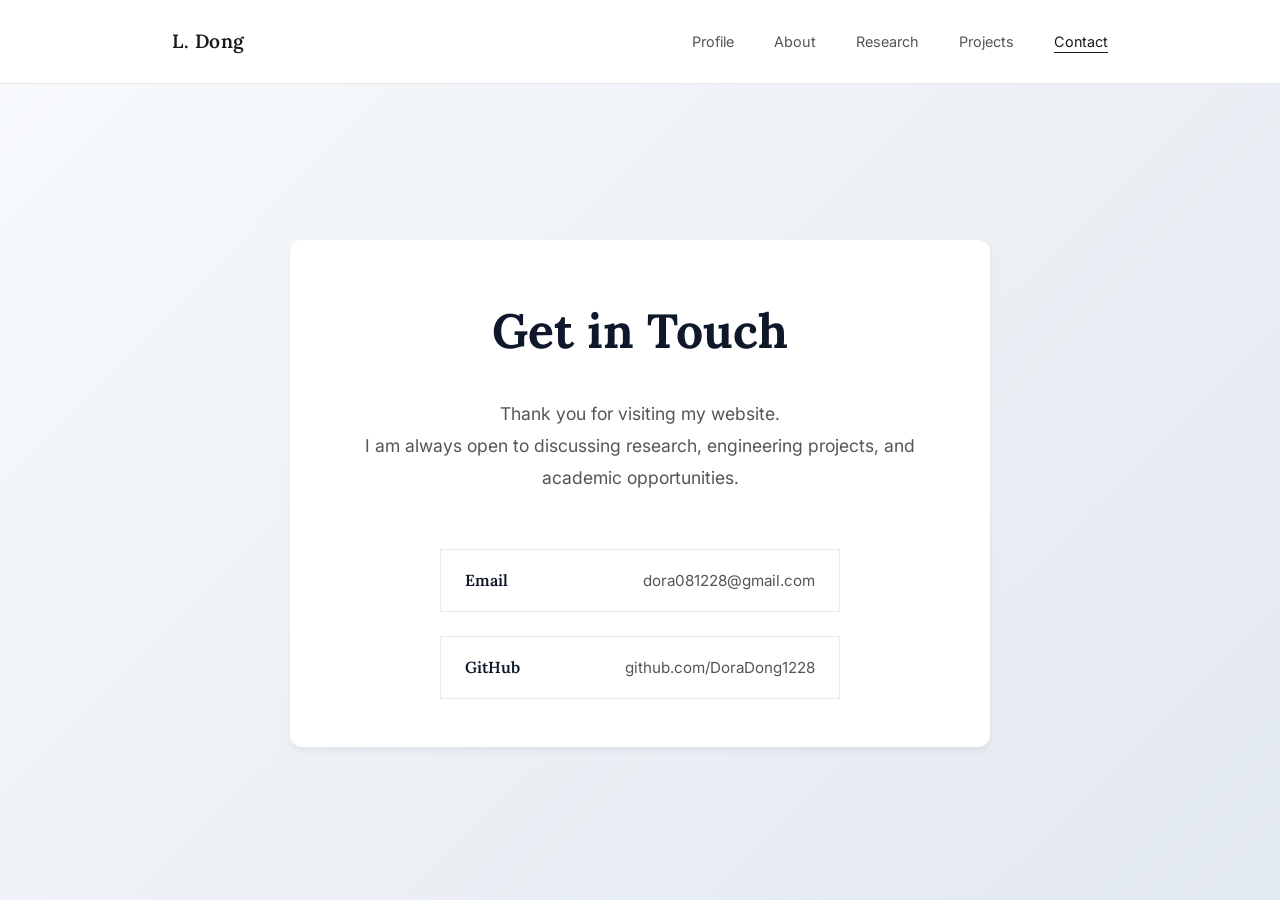
<file: contact.html>
<!DOCTYPE html>
<html lang="en">
<head>
    <meta charset="UTF-8">
    <meta name="viewport" content="width=device-width, initial-scale=1.0">
    <title>Contact | LeYan Dong</title>
    <link href="https://fonts.googleapis.com/css2?family=Lora:ital,wght@0,400;0,500;0,600;1,400&family=Inter:wght@300;400;500&display=swap" rel="stylesheet">
    <link rel="stylesheet" href="style.css">
</head>
<body>
    <nav class="navbar">
        <div class="nav-container">
            <a href="index.html" class="nav-logo">L. Dong</a>
            <ul class="nav-links">
                <li><a href="index.html">Profile</a></li>
                <li><a href="about.html">About</a></li>
                <li><a href="research.html">Research</a></li>
                <li><a href="projects.html">Projects</a></li>
                <li><a href="contact.html" class="active">Contact</a></li>
            </ul>
        </div>
    </nav>

    <main class="page-content contact-page">
        <div class="container text-container text-center">
            
            <h2 class="contact-title">Get in Touch</h2>
            
            <p class="contact-message">
                Thank you for visiting my website.<br>
                I am always open to discussing research, engineering projects, and academic opportunities.
            </p>

            <div class="contact-links">
                <a href="mailto:dora081228@gmail.com" class="contact-item">
                    <span class="contact-label">Email</span>
                    <span class="contact-value">dora081228@gmail.com</span>
                </a>
                
                <a href="https://github.com/DoraDong1228" target="_blank" class="contact-item">
                    <span class="contact-label">GitHub</span>
                    <span class="contact-value">github.com/DoraDong1228</span>
                </a>
            </div>

        </div>
    </main>
</body>
</html>
</file>
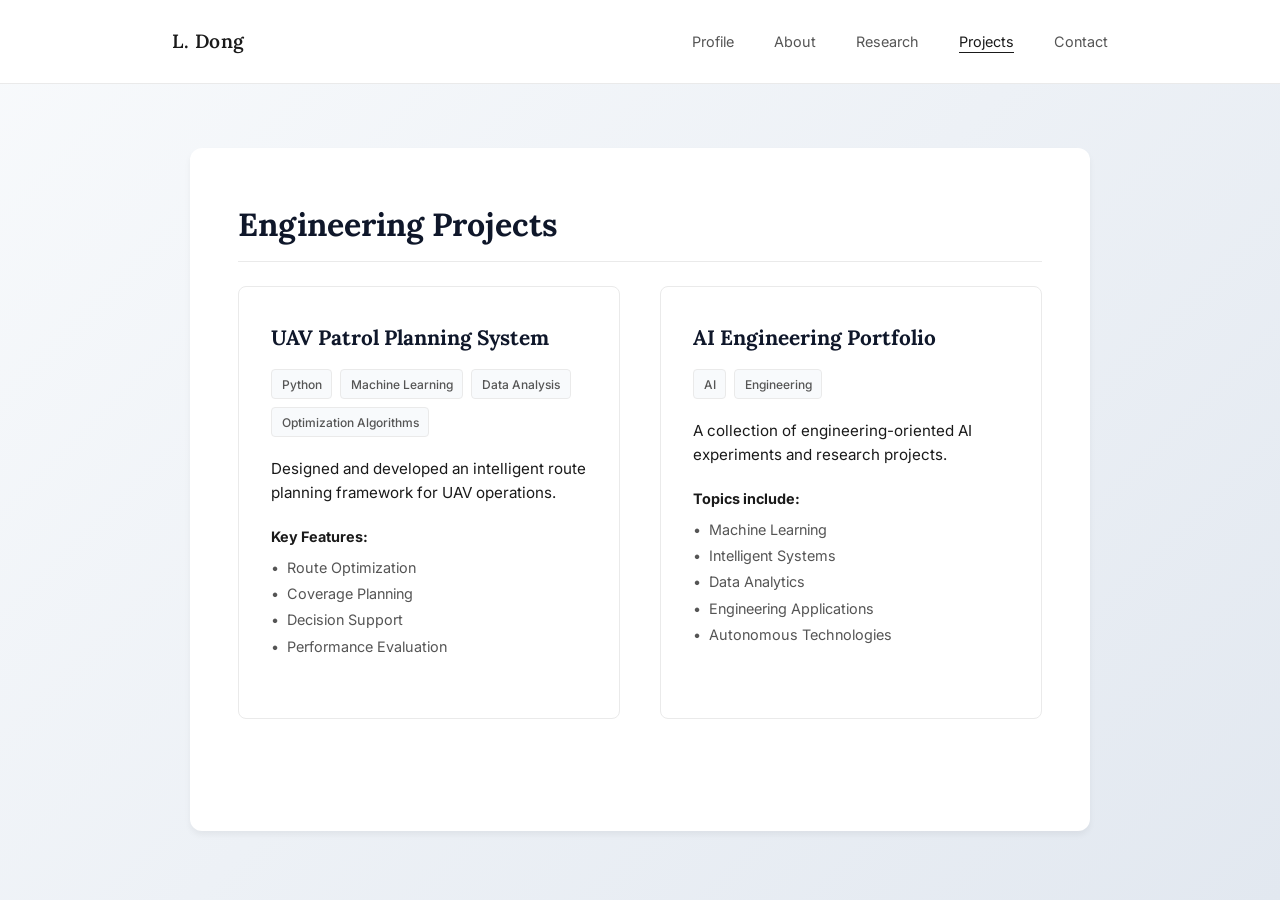
<file: projects.html>
<!DOCTYPE html>
<html lang="en">

<head>
    <meta charset="UTF-8">
    <meta name="viewport" content="width=device-width, initial-scale=1.0">
    <title>Projects | LeYan Dong</title>
    <link
        href="https://fonts.googleapis.com/css2?family=Lora:ital,wght@0,400;0,500;0,600;1,400&family=Inter:wght@300;400;500&display=swap"
        rel="stylesheet">
    <link rel="stylesheet" href="style.css">
</head>

<body>
    <nav class="navbar">
        <div class="nav-container">
            <a href="index.html" class="nav-logo">L. Dong</a>
            <ul class="nav-links">
                <li><a href="index.html">Profile</a></li>
                <li><a href="about.html">About</a></li>
                <li><a href="research.html">Research</a></li>
                <li><a href="projects.html" class="active">Projects</a></li>
                <li><a href="contact.html">Contact</a></li>
            </ul>
        </div>
    </nav>

    <main class="page-content">
        <div class="container text-container" style="max-width: 900px;">

            <section class="content-section">
                <h2 class="section-title">Engineering Projects</h2>

                <div class="projects-grid">
                    <article class="project-card">
                        <!--
                        <div class="project-image">
                            <img src="project_main.png" alt="UAV Patrol System">
                        </div>
                    -->
                        <div class="project-content">
                            <h3 class="project-title">UAV Patrol Planning System</h3>

                            <div class="project-tech">
                                <span class="tech-tag">Python</span>
                                <span class="tech-tag">Machine Learning</span>
                                <span class="tech-tag">Data Analysis</span>
                                <span class="tech-tag">Optimization Algorithms</span>
                            </div>

                            <p class="project-desc">Designed and developed an intelligent route planning framework for
                                UAV operations.</p>

                            <div class="project-features">
                                <strong>Key Features:</strong>
                                <ul>
                                    <li>Route Optimization</li>
                                    <li>Coverage Planning</li>
                                    <li>Decision Support</li>
                                    <li>Performance Evaluation</li>
                                </ul>
                            </div>
                            <!--
                            <div class="project-links">
                                <a href="#" target="_blank" class="btn-text">View Source Code &rarr;</a>
                            </div>
                        -->
                        </div>
                    </article>

                    <!-- プロジェクト 2 -->
                    <article class="project-card">
                        <!--
                        <div class="project-image">
                            <img src="https://via.placeholder.com/800x400/f8fafc/1a1a1a?text=AI+Portfolio"
                                alt="AI Portfolio">
                        </div>
                    -->

                        <div class="project-content">
                            <h3 class="project-title">AI Engineering Portfolio</h3>

                            <!-- 技術スタックタグ -->
                            <div class="project-tech">
                                <span class="tech-tag">AI</span>
                                <span class="tech-tag">Engineering</span>
                            </div>

                            <p class="project-desc">A collection of engineering-oriented AI experiments and research
                                projects.</p>

                            <div class="project-features">
                                <strong>Topics include:</strong>
                                <ul>
                                    <li>Machine Learning</li>
                                    <li>Intelligent Systems</li>
                                    <li>Data Analytics</li>
                                    <li>Engineering Applications</li>
                                    <li>Autonomous Technologies</li>
                                </ul>
                            </div>
                            <!--
                            <div class="project-links">
                                <a href="#" target="_blank" class="btn-text">View Repository &rarr;</a>
                            </div>
                        -->
                        </div>
                    </article>
                </div>

            </section>

        </div>
    </main>
</body>

</html>
</file>
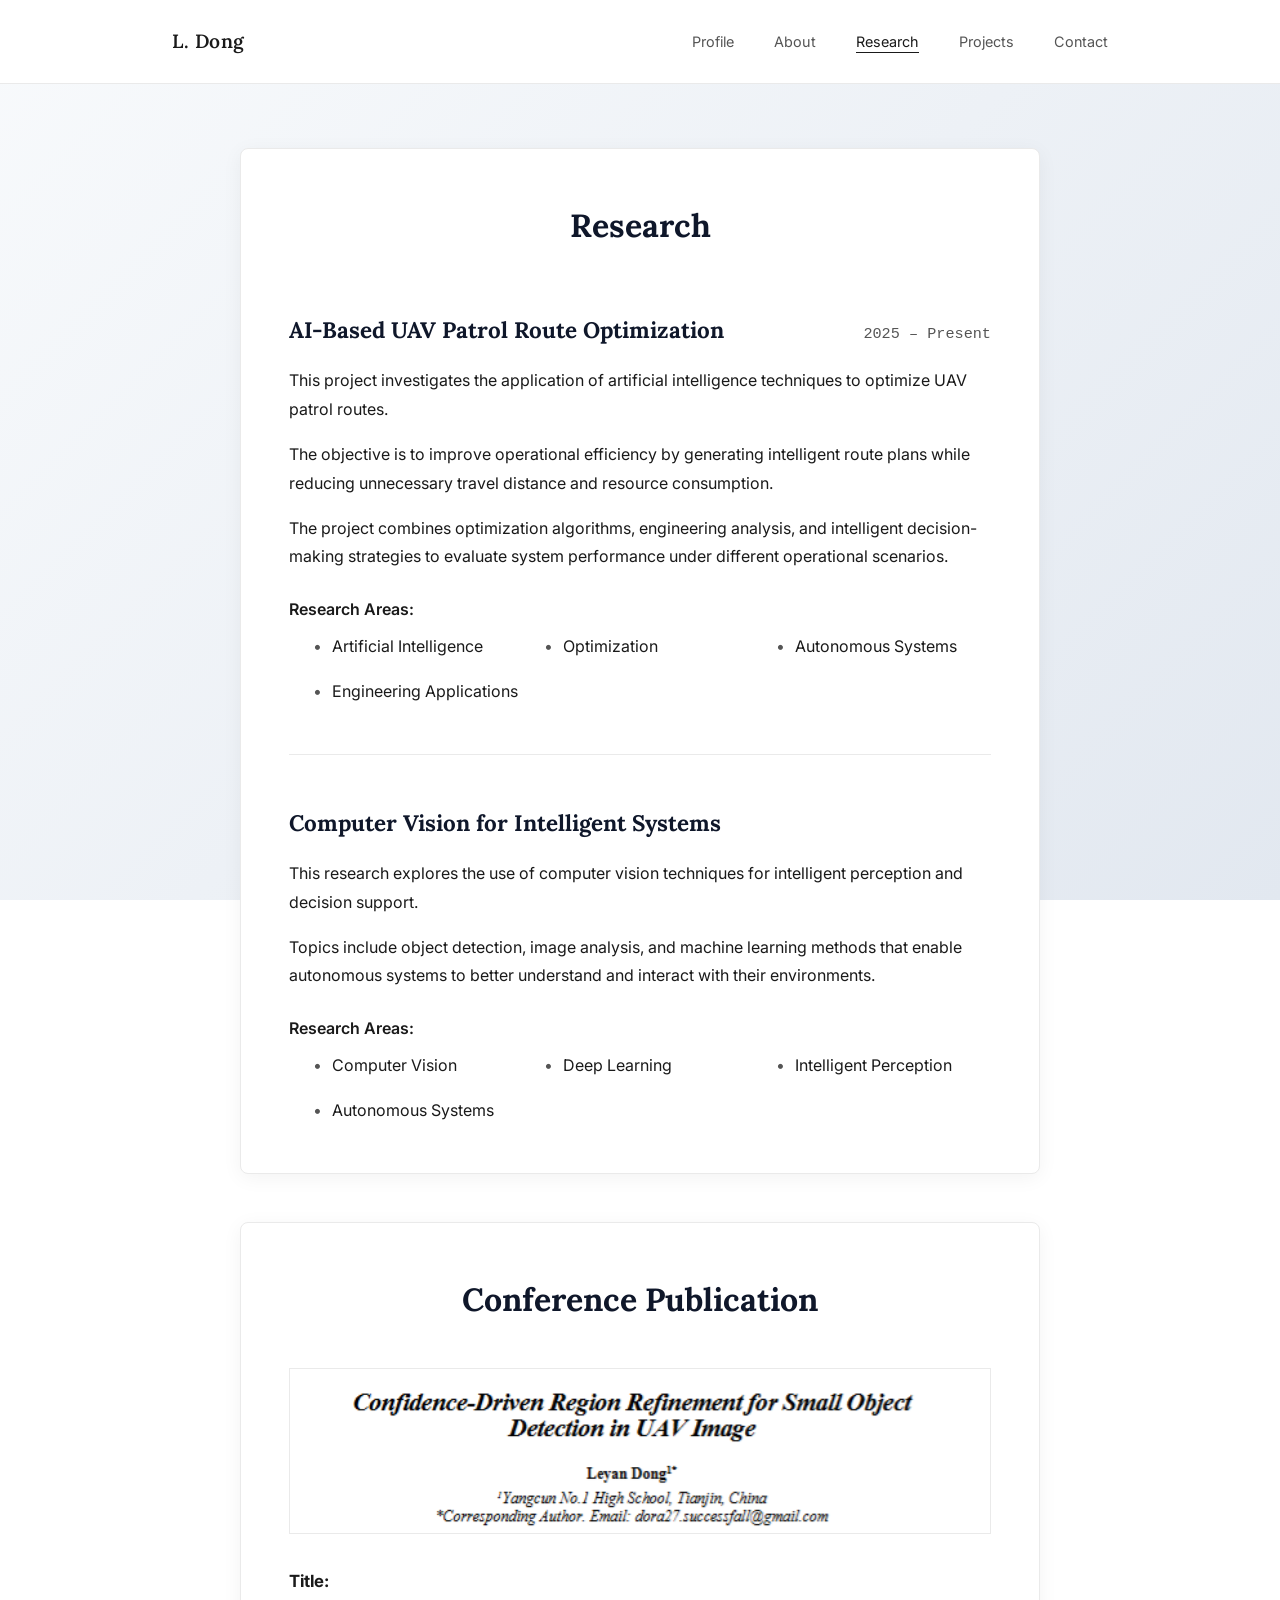
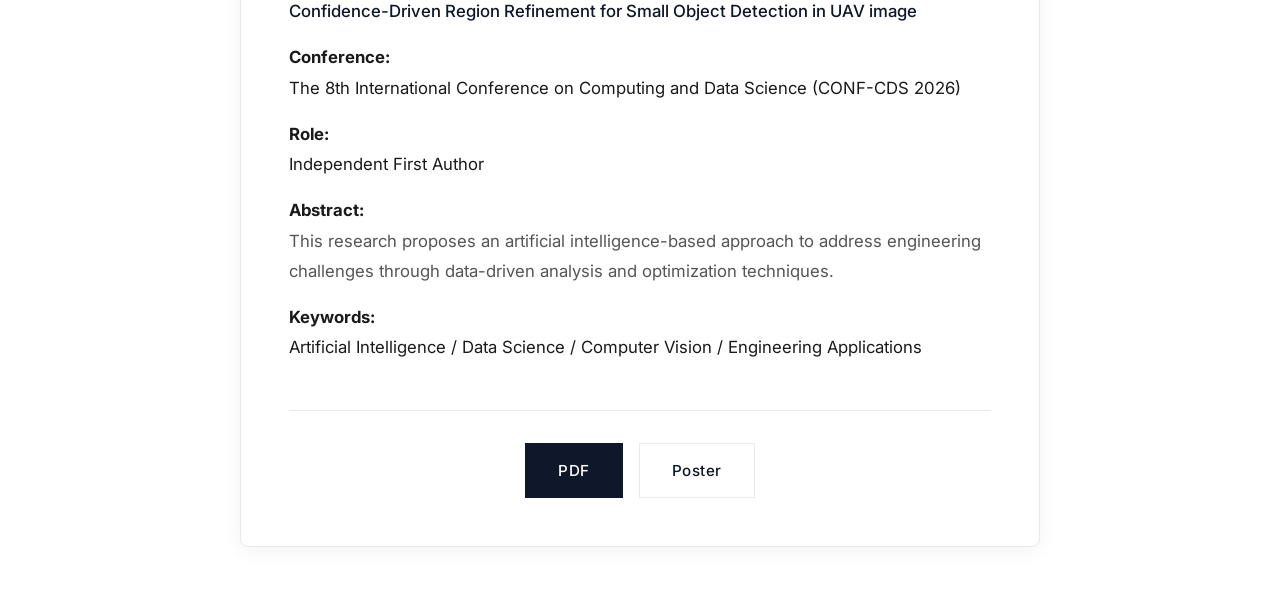
<file: research.html>
<!DOCTYPE html>
<html lang="en">

<head>
    <meta charset="UTF-8">
    <meta name="viewport" content="width=device-width, initial-scale=1.0">
    <title>Research | LeYan Dong</title>
    <link
        href="https://fonts.googleapis.com/css2?family=Lora:ital,wght@0,400;0,500;0,600;1,400&family=Inter:wght@300;400;500&display=swap"
        rel="stylesheet">
    <link rel="stylesheet" href="style.css">
</head>

<body>
    <nav class="navbar">
        <div class="nav-container">
            <a href="index.html" class="nav-logo">L. Dong</a>
            <ul class="nav-links">
                <li><a href="index.html">Profile</a></li>
                <li><a href="about.html">About</a></li>
                <li><a href="research.html" class="active">Research</a></li>
                <li><a href="projects.html">Projects</a></li>
                <li><a href="contact.html">Contact</a></li>
            </ul>
        </div>
    </nav>

    <main class="page-content" style="padding: 4rem 2rem; min-height: calc(100vh - 80px);">

        <div class="container"
            style="max-width: 800px; margin: 0 auto 3rem; background: #fff; padding: 3rem; border: 1px solid var(--border-color); box-shadow: 0 4px 20px rgba(0,0,0,0.05); border-radius: 8px;">
            <h2 class="section-title" style="text-align: center; margin-bottom: 3rem; border-bottom: none;">Research
            </h2>

            <div style="margin-bottom: 3rem; padding-bottom: 3rem; border-bottom: 1px solid var(--border-color);">
                <div
                    style="display: flex; justify-content: space-between; align-items: baseline; margin-bottom: 1rem; flex-wrap: wrap; gap: 1rem;">
                    <h3 style="font-family: var(--font-heading); font-size: 1.4rem; color: var(--accent-color);">
                        AI-Based UAV Patrol Route Optimization</h3>
                    <span
                        style="font-size: 0.95rem; color: var(--text-muted); font-family: monospace; font-weight: 500;">2025
                        – Present</span>
                </div>
                <p style="margin-bottom: 1rem;">This project investigates the application of artificial intelligence
                    techniques to optimize UAV patrol routes.</p>
                <p style="margin-bottom: 1rem;">The objective is to improve operational efficiency by generating
                    intelligent route plans while reducing unnecessary travel distance and resource consumption.</p>
                <p style="margin-bottom: 1.5rem;">The project combines optimization algorithms, engineering analysis,
                    and intelligent decision-making strategies to evaluate system performance under different
                    operational scenarios.</p>

                <p style="font-weight: 600; margin-bottom: 0.5rem; color: var(--text-main);">Research Areas:</p>
                <ul class="interest-list" style="font-size: 1rem; padding-left: 1.5rem;">
                    <li>Artificial Intelligence</li>
                    <li>Optimization</li>
                    <li>Autonomous Systems</li>
                    <li>Engineering Applications</li>
                </ul>
            </div>

            <div>
                <div style="margin-bottom: 1rem;">
                    <h3 style="font-family: var(--font-heading); font-size: 1.4rem; color: var(--accent-color);">
                        Computer Vision for Intelligent Systems</h3>
                </div>
                <p style="margin-bottom: 1rem;">This research explores the use of computer vision techniques for
                    intelligent perception and decision support.</p>
                <p style="margin-bottom: 1.5rem;">Topics include object detection, image analysis, and machine learning
                    methods that enable autonomous systems to better understand and interact with their environments.
                </p>

                <p style="font-weight: 600; margin-bottom: 0.5rem; color: var(--text-main);">Research Areas:</p>
                <ul class="interest-list" style="font-size: 1rem; padding-left: 1.5rem;">
                    <li>Computer Vision</li>
                    <li>Deep Learning</li>
                    <li>Intelligent Perception</li>
                    <li>Autonomous Systems</li>
                </ul>
            </div>
        </div>

        <div class="container"
            style="max-width: 800px; margin: 0 auto; background: #fff; padding: 3rem; border: 1px solid var(--border-color); box-shadow: 0 4px 20px rgba(0,0,0,0.05); border-radius: 8px;">
            <h2 class="section-title" style="text-align: center; margin-bottom: 2rem; border-bottom: none;">Conference
                Publication</h2>

            <div style="width: 100%; border: 1px solid var(--border-color); margin-bottom: 2rem;">
                <img src="assets/paper_cover.png" alt="Paper First Page Screenshot"
                    style="width: 100%; height: auto; display: block;">
            </div>

            <div style="font-size: 1.05rem; line-height: 1.8;">
                <p style="margin-bottom: 1rem;"><strong>Title:</strong><br><span
                        style="color: var(--accent-color); font-weight: 500;">Confidence-Driven Region Refinement for Small Object Detection in UAV image</span></p>
                <p style="margin-bottom: 1rem;"><strong>Conference:</strong><br>The 8th International Conference on
                    Computing and Data Science (CONF-CDS 2026)</p>
                <p style="margin-bottom: 1rem;"><strong>Role:</strong><br>Independent First Author</p>
                <p style="margin-bottom: 1rem;"><strong>Abstract:</strong><br><span
                        style="color: var(--text-muted);">This research proposes an artificial intelligence-based
                        approach to address engineering challenges through data-driven analysis and optimization
                        techniques.</span></p>
                <p style="margin-bottom: 2rem;"><strong>Keywords:</strong><br>Artificial Intelligence / Data Science /
                    Computer Vision / Engineering Applications</p>
            </div>

            <div
                style="text-align: center; margin-top: 3rem; border-top: 1px solid var(--border-color); padding-top: 2rem; display: flex; justify-content: center; gap: 1rem;">
                <a href="assets/Confidence-Driven Region Refinement for Small Object Detecti.pdf" target="_blank" class="btn btn-solid">PDF</a>
                <a href="assets/poster.pdf" target="_blank" class="btn btn-outline">Poster</a>
            </div>
        </div>

    </main>
</body>

</html>
</file>
<file: style.css>
/* --- アカデミック・ミニマル設定 --- */
:root {
    --text-main: #1a1a1a;
    /* 漆黒に近い墨色（論文のインク色） */
    --text-muted: #555555;
    /* やや薄いグレー */
    --accent-color: #0f172a;
    /* 深いネイビー */
    --bg-color: #ffffff;
    /* 完全な白 */
    --border-color: #eaeaea;

    --font-heading: 'Lora', serif;
    /* 見出し用セリフ体 */
    --font-body: 'Inter', sans-serif;
    /* 本文用サンセリフ体 */
}

* {
    margin: 0;
    padding: 0;
    box-sizing: border-box;
}

body {
    font-family: var(--font-body);
    color: var(--text-main);
    background: linear-gradient(135deg, #f8fafc 0%, #e2e8f0 100%);
    min-height: 100vh;
    background-attachment: fixed;
    line-height: 1.8;
    -webkit-font-smoothing: antialiased;
}

a {
    text-decoration: none;
    color: inherit;
}

/* --- ナビゲーション --- */
.navbar {
    border-bottom: 1px solid var(--border-color);
    background-color: var(--bg-color);
}

.nav-container {
    max-width: 1000px;
    margin: 0 auto;
    padding: 1.5rem 2rem;
    display: flex;
    justify-content: space-between;
    align-items: center;
}

.nav-logo {
    font-family: var(--font-heading);
    font-weight: 600;
    font-size: 1.2rem;
    letter-spacing: 0.5px;
}

.nav-links {
    list-style: none;
    display: flex;
    gap: 2.5rem;
}

.nav-links a {
    font-size: 0.9rem;
    font-weight: 400;
    color: var(--text-muted);
    transition: color 0.3s ease;
}

.nav-links a:hover,
.nav-links a.active {
    color: var(--text-main);
    border-bottom: 1px solid var(--text-main);
    padding-bottom: 2px;
}

/* --- ヒーローセクション（余白を広くとる） --- */
.hero {
    padding: 6rem 2rem;
    min-height: calc(100vh - 80px);
    display: flex;
    align-items: center;
}

.skill-tags {
    display: flex;
    flex-wrap: wrap;
    gap: 0.8rem;
    margin: 1rem 0 2rem 0;
}

.skill-tags .tech-tag {
    background-color: var(--bg-color);
    border: 1px solid var(--border-color);
    color: var(--text-muted);
    font-size: 0.85rem;
    padding: 0.4rem 1rem;
    border-radius: 4px;
    font-weight: 500;
    display: flex;
    align-items: center;
    gap: 0.5rem;
}

.skill-tags .tech-tag i {
    font-size: 1.1rem;
    color: var(--accent-color);
}

.container {
    max-width: 800px;
    margin: 0 auto;
}

.hero-content {
    display: flex;
    flex-direction: column;
    gap: 1.5rem;
}

.role-tag {
    font-size: 0.85rem;
    text-transform: uppercase;
    letter-spacing: 2px;
    color: var(--text-muted);
    font-weight: 500;
}

.name {
    font-family: var(--font-heading);
    font-size: 4.5rem;
    font-weight: 500;
    line-height: 1.1;
    color: var(--accent-color);
    margin-bottom: 1rem;
}

.mission-statement {
    font-family: var(--font-heading);
    font-size: 1.8rem;
    font-weight: 400;
    font-style: italic;
    color: var(--text-muted);
    margin-bottom: 1rem;
}

.bio-text p {
    font-size: 1.1rem;
    color: var(--text-muted);
    margin-bottom: 1rem;
    max-width: 700px;
}

/* --- 研究キーワード --- */
.research-keywords {
    margin: 1.5rem 0 2.5rem 0;
    font-family: var(--font-heading);
    font-size: 1.1rem;
    color: var(--accent-color);
}

.divider {
    color: #cccccc;
    margin: 0 10px;
}

/* --- ボタン設定（丸みをなくし、シャープに） --- */
.action-links {
    display: flex;
    gap: 1.5rem;
}

.btn {
    padding: 0.8rem 2rem;
    font-size: 0.95rem;
    font-weight: 500;
    letter-spacing: 0.5px;
    transition: all 0.3s ease;
}

.btn-solid {
    background-color: var(--accent-color);
    color: #ffffff;
    border: 1px solid var(--accent-color);
}

.btn-solid:hover {
    background-color: #ffffff;
    color: var(--accent-color);
}

.btn-outline {
    background-color: transparent;
    color: var(--accent-color);
    border: 1px solid var(--border-color);
}

.btn-outline:hover {
    border-color: var(--accent-color);
}

/* --- 下層ページ共通・テキストレイアウト --- */
.page-content {
    padding: 4rem 2rem;
}

/* 各ページのコンテンツエリアの背景を白くして、角を少し丸くする（任意） */
.page-content .container {
    background-color: #ffffff;
    padding: 3rem;
    border-radius: 12px;
    box-shadow: 0 4px 6px rgba(0, 0, 0, 0.05);
    /* 軽い影をつける */
}

.text-container {
    max-width: 700px;
    /* 論文のように読みやすい文字幅に制限 */
    margin: 0 auto;
}

.content-section {
    margin-bottom: 4rem;
}

.section-title {
    font-family: var(--font-heading);
    font-size: 2rem;
    color: var(--accent-color);
    margin-bottom: 1.5rem;
    border-bottom: 1px solid var(--border-color);
    padding-bottom: 0.5rem;
}

.text-block p {
    margin-bottom: 1.2rem;
    font-size: 1.05rem;
}

/* --- リスト表示 --- */
.interest-list {
    list-style: none;
    display: grid;
    grid-template-columns: repeat(auto-fit, minmax(200px, 1fr));
    gap: 1rem;
}

.interest-list li::before {
    content: "•";
    color: var(--text-muted);
    margin-right: 10px;
}

/* --- ニュース表示（時系列） --- */
.news-list {
    display: flex;
    flex-direction: column;
    gap: 1.2rem;
}

.news-item {
    display: flex;
    flex-direction: column;
}

.news-date {
    font-weight: 500;
    color: var(--text-muted);
    font-size: 0.9rem;
    margin-bottom: 0.2rem;
}

.news-text {
    color: var(--text-main);
}

/* タブレット・PC以上でのニュース表示調整 */
@media (min-width: 600px) {
    .news-item {
        flex-direction: row;
        gap: 2rem;
    }

    .news-date {
        min-width: 120px;
        margin-bottom: 0;
    }
}

/* --- Research & Publications --- */

/* 論文実績のブロック */
.publication-item {
    padding-left: 1.5rem;
    border-left: 2px solid var(--accent-color);
    /* 論文引用風の左線 */
    margin-bottom: 2rem;
}

.pub-title {
    font-family: var(--font-heading);
    font-size: 1.2rem;
    color: var(--accent-color);
    margin-bottom: 0.5rem;
}

.pub-meta p {
    font-size: 0.95rem;
    color: var(--text-main);
    margin-bottom: 0.2rem;
}

.pub-abstract {
    margin-top: 1rem;
    font-size: 0.95rem;
    color: var(--text-muted);
}

.pub-keywords {
    margin-top: 0.8rem;
    font-size: 0.85rem;
    color: var(--text-muted);
    font-style: italic;
}

/* 研究プロジェクトのブロック */
.research-item {
    margin-bottom: 3rem;
}

.research-header {
    display: flex;
    justify-content: space-between;
    align-items: baseline;
    margin-bottom: 1rem;
    flex-wrap: wrap;
}

.research-title {
    font-family: var(--font-heading);
    font-size: 1.3rem;
    color: var(--accent-color);
}

.research-date {
    font-size: 0.9rem;
    color: var(--text-muted);
    font-family: monospace;
    /* 日付部分を少しテクニカルな印象に */
}

.research-body p {
    margin-bottom: 0.8rem;
    font-size: 1.05rem;
}

.research-areas {
    margin-top: 1rem;
    font-size: 0.9rem;
    color: var(--text-muted);
    background-color: #f8f9fa;
    /* 薄いグレーの背景で区切る */
    padding: 0.8rem 1rem;
    border-radius: 4px;
}

/* --- Projects Page --- */
.projects-grid {
    display: grid;
    grid-template-columns: 1fr;
    gap: 2.5rem;
}

/* 画面が広い場合は2列のグリッドにする */
@media (min-width: 768px) {
    .projects-grid {
        grid-template-columns: repeat(2, 1fr);
    }
}

/* カード本体とホバー効果 */
.project-card {
    border: 1px solid var(--border-color);
    border-radius: 8px;
    /* 角をほんの少し丸くする */
    overflow: hidden;
    /* 画像が角丸をはみ出さないようにする */
    background-color: var(--bg-color);
    display: flex;
    flex-direction: column;
    /* 軽いホバー効果のためのトランジション設定 */
    transition: transform 0.3s ease, box-shadow 0.3s ease;
}

.project-card:hover {
    transform: translateY(-6px);
    /* ふわっと6px上に浮く */
    box-shadow: 0 12px 24px rgba(0, 0, 0, 0.08);
    /* 柔らかい影が落ちる */
    border-color: transparent;
}

/* 画像エリア */
.project-image {
    width: 100%;
    height: 220px;
    /* 画像の高さを統一 */
    background-color: #f1f5f9;
    border-bottom: 1px solid var(--border-color);
}

.project-image img {
    width: 100%;
    height: 100%;
    object-fit: cover;
    /* 画像の縦横比を保ったまま枠を埋める */
}

/* カード内のテキストエリア */
.project-content {
    padding: 2rem;
    flex-grow: 1;
    display: flex;
    flex-direction: column;
}

.project-title {
    font-family: var(--font-heading);
    font-size: 1.3rem;
    color: var(--accent-color);
    margin-bottom: 0.8rem;
}

/* 技術タグ */
.project-tech {
    display: flex;
    flex-wrap: wrap;
    gap: 0.5rem;
    margin-bottom: 1.2rem;
}

.tech-tag {
    background-color: #f8fafc;
    border: 1px solid var(--border-color);
    color: var(--text-muted);
    font-size: 0.75rem;
    padding: 0.2rem 0.6rem;
    border-radius: 4px;
    font-weight: 500;
}

.project-desc {
    font-size: 0.95rem;
    margin-bottom: 1.2rem;
    line-height: 1.6;
}

.project-features {
    margin-bottom: 1.5rem;
    font-size: 0.9rem;
    flex-grow: 1;
    /* ボタンを常に一番下に押しやる */
}

.project-features strong {
    color: var(--text-main);
    display: block;
    margin-bottom: 0.4rem;
}

.project-features ul {
    list-style-type: none;
    padding-left: 0;
}

.project-features ul li::before {
    content: "•";
    color: var(--text-muted);
    margin-right: 8px;
}

.project-features ul li {
    color: var(--text-muted);
    margin-bottom: 0.3rem;
    line-height: 1.5;
}

/* リンクテキスト */
.btn-text {
    font-size: 0.95rem;
    font-weight: 500;
    color: var(--accent-color);
    border-bottom: 1px solid var(--accent-color);
    padding-bottom: 2px;
    transition: color 0.3s ease, border-color 0.3s ease;
    align-self: flex-start;
    /* 左寄せ */
}

.btn-text:hover {
    color: var(--text-muted);
    border-color: var(--text-muted);
}

/* --- Contact Page --- */
.contact-page {
    min-height: calc(100vh - 80px);
    display: flex;
    align-items: center;
}

.text-center {
    text-align: center;
}

.contact-title {
    font-family: var(--font-heading);
    font-size: 3rem;
    color: var(--accent-color);
    margin-bottom: 1.5rem;
}

.contact-message {
    font-size: 1.1rem;
    color: var(--text-muted);
    margin-bottom: 3.5rem;
    line-height: 1.8;
}

.contact-links {
    display: flex;
    flex-direction: column;
    gap: 1.5rem;
    max-width: 400px;
    margin: 0 auto;
}

.contact-item {
    display: flex;
    justify-content: space-between;
    align-items: center;
    padding: 1rem 1.5rem;
    border: 1px solid var(--border-color);
    transition: all 0.3s ease;
}

.contact-item:hover {
    border-color: var(--accent-color);
    transform: translateY(-2px);
}

.contact-label {
    font-family: var(--font-heading);
    font-weight: 600;
    color: var(--accent-color);
}

.contact-value {
    color: var(--text-muted);
    font-size: 0.95rem;
}

.contact-item:hover .contact-value {
    color: var(--accent-color);
}

/* --- About ページ用レイアウト拡張 --- */

/* 基本情報のグリッド */
.info-grid {
    display: grid;
    grid-template-columns: repeat(auto-fit, minmax(250px, 1fr));
    gap: 1rem;
    background-color: #f8fafc;
    padding: 1.5rem;
    border-left: 2px solid var(--accent-color);
}

.info-item {
    font-size: 1rem;
}

/* アイコン付きスキルのグリッド */
.skills-grid {
    display: grid;
    grid-template-columns: repeat(auto-fit, minmax(150px, 1fr));
    gap: 1.5rem;
    margin-top: 1rem;
}

.skill-icon-item {
    display: flex;
    align-items: center;
    gap: 0.8rem;
    padding: 0.8rem;
    border: 1px solid var(--border-color);
    transition: all 0.3s ease;
}

.skill-icon-item:hover {
    border-color: var(--text-main);
    transform: translateY(-2px);
}

.skill-icon-item i {
    font-size: 1.5rem;
    color: var(--accent-color);
}

.skill-icon-item span {
    font-size: 0.95rem;
    font-weight: 500;
}

/* --- ヒーローセクション（2カラムレイアウト） --- */
.hero {
    padding: 6rem 2rem;
    min-height: calc(100vh - 80px);
    display: flex;
    align-items: center;
    background: linear-gradient(135deg, #f8fafc 0%, #e2e8f0 100%);
}

.hero-split-layout {
    display: flex;
    flex-direction: column;
    gap: 4rem;
    align-items: center;
    max-width: 900px;
    margin: 0 auto;
}

/* パソコン画面（横幅768px以上）では左右に並べる */
@media (min-width: 768px) {
    .hero-split-layout {
        flex-direction: row;
        align-items: flex-start;
        justify-content: space-between;
    }
}

/* 左側：写真 */
.hero-image-col {
    flex: 0 0 auto;
    width: 280px;
    /* 写真の幅 */
}

.profile-photo {
    width: 100%;
    height: auto;
    border-radius: 8px;
    /* 角を少しだけ丸くして上品に */
    box-shadow: 0 10px 25px rgba(0, 0, 0, 0.1);
    /* 軽い影で浮かせる */
    border: 4px solid #ffffff;
    /* 白いフチをつけて写真館のような仕上がりに */
}

/* 右側：テキスト */
.hero-text-col {
    flex: 1;
}

/* ハイライト表示（研究・論文） */
.hero-highlights {
    display: flex;
    flex-direction: column;
    gap: 1rem;
    border-left: 3px solid var(--accent-color);
    padding-left: 1.5rem;
    margin-top: 2rem;
}

.highlight-item {
    display: flex;
    flex-direction: column;
}

.highlight-label {
    font-size: 0.85rem;
    text-transform: uppercase;
    letter-spacing: 1px;
    color: var(--text-muted);
    font-weight: 600;
}

.highlight-value {
    font-family: var(--font-heading);
    font-size: 1.15rem;
    color: var(--accent-color);
    font-weight: 500;
}

/* --- About Page 拡張レイアウト（基本情報・スキル） --- */
.info-grid {
    display: grid;
    grid-template-columns: repeat(auto-fit, minmax(250px, 1fr));
    gap: 1rem;
    background-color: #f8fafc;
    padding: 1.5rem;
    border-left: 2px solid var(--accent-color);
}

.info-item {
    font-size: 1rem;
}

.skills-grid {
    display: grid;
    grid-template-columns: repeat(auto-fit, minmax(150px, 1fr));
    gap: 1.5rem;
    margin-top: 1rem;
}

.skill-icon-item {
    display: flex;
    align-items: center;
    gap: 0.8rem;
    padding: 0.8rem;
    border: 1px solid var(--border-color);
    transition: all 0.3s ease;
}

.skill-icon-item:hover {
    border-color: var(--text-main);
    transform: translateY(-2px);
}

.skill-icon-item i {
    font-size: 1.5rem;
    color: var(--accent-color);
}

.skill-icon-item span {
    font-size: 0.95rem;
    font-weight: 500;
}

/* --- Projects Page (Card Layout) --- */
.projects-grid {
    display: grid;
    grid-template-columns: 1fr;
    gap: 2.5rem;
}

/* PC画面では2列表示 */
@media (min-width: 768px) {
    .projects-grid {
        grid-template-columns: repeat(2, 1fr);
    }
}

.project-card {
    border: 1px solid var(--border-color);
    border-radius: 8px;
    overflow: hidden;
    background-color: var(--bg-color);
    display: flex;
    flex-direction: column;
    transition: transform 0.3s ease, box-shadow 0.3s ease;
}

/* ふわっと浮き上がるホバー効果 */
.project-card:hover {
    transform: translateY(-6px);
    box-shadow: 0 12px 24px rgba(0, 0, 0, 0.08);
    border-color: transparent;
}

.project-image {
    width: 100%;
    height: 220px;
    background-color: #f1f5f9;
    border-bottom: 1px solid var(--border-color);
}

.project-image img {
    width: 100%;
    height: 100%;
    object-fit: cover;
}

.project-content {
    padding: 2rem;
    flex-grow: 1;
    display: flex;
    flex-direction: column;
}

.project-title {
    font-family: var(--font-heading);
    font-size: 1.3rem;
    color: var(--accent-color);
    margin-bottom: 0.8rem;
}

.project-tech {
    display: flex;
    flex-wrap: wrap;
    gap: 0.5rem;
    margin-bottom: 1.2rem;
}

.project-desc {
    font-size: 0.95rem;
    margin-bottom: 1.2rem;
    line-height: 1.6;
}

.project-features {
    margin-bottom: 1.5rem;
    font-size: 0.9rem;
    flex-grow: 1;
}

.project-features strong {
    color: var(--text-main);
    display: block;
    margin-bottom: 0.4rem;
}

.project-features ul {
    list-style-type: none;
    padding-left: 0;
}

.project-features ul li::before {
    content: "•";
    color: var(--text-muted);
    margin-right: 8px;
}

.project-features ul li {
    color: var(--text-muted);
    margin-bottom: 0.3rem;
    line-height: 1.5;
}

.btn-text {
    font-size: 0.95rem;
    font-weight: 500;
    color: var(--accent-color);
    border-bottom: 1px solid var(--accent-color);
    padding-bottom: 2px;
    transition: color 0.3s ease, border-color 0.3s ease;
    align-self: flex-start;
}

.btn-text:hover {
    color: var(--text-muted);
    border-color: var(--text-muted);
}
</file>
